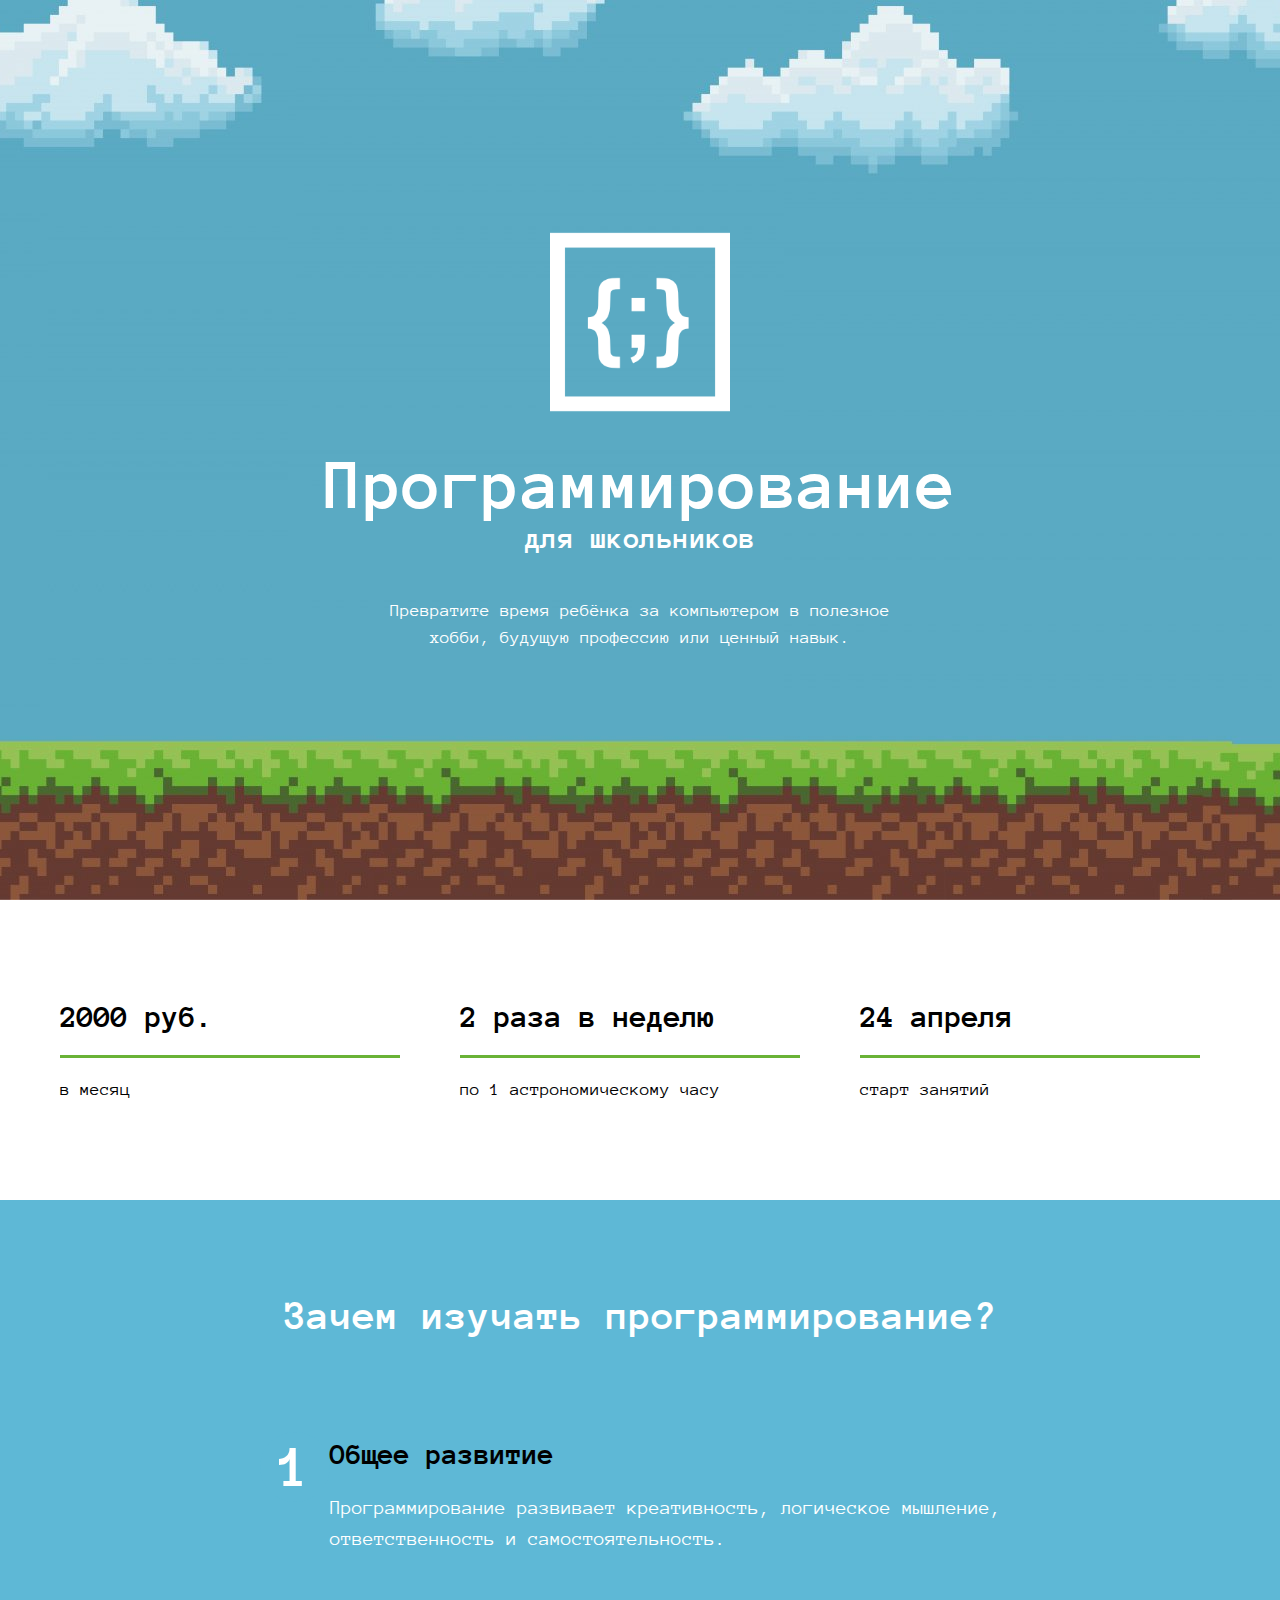
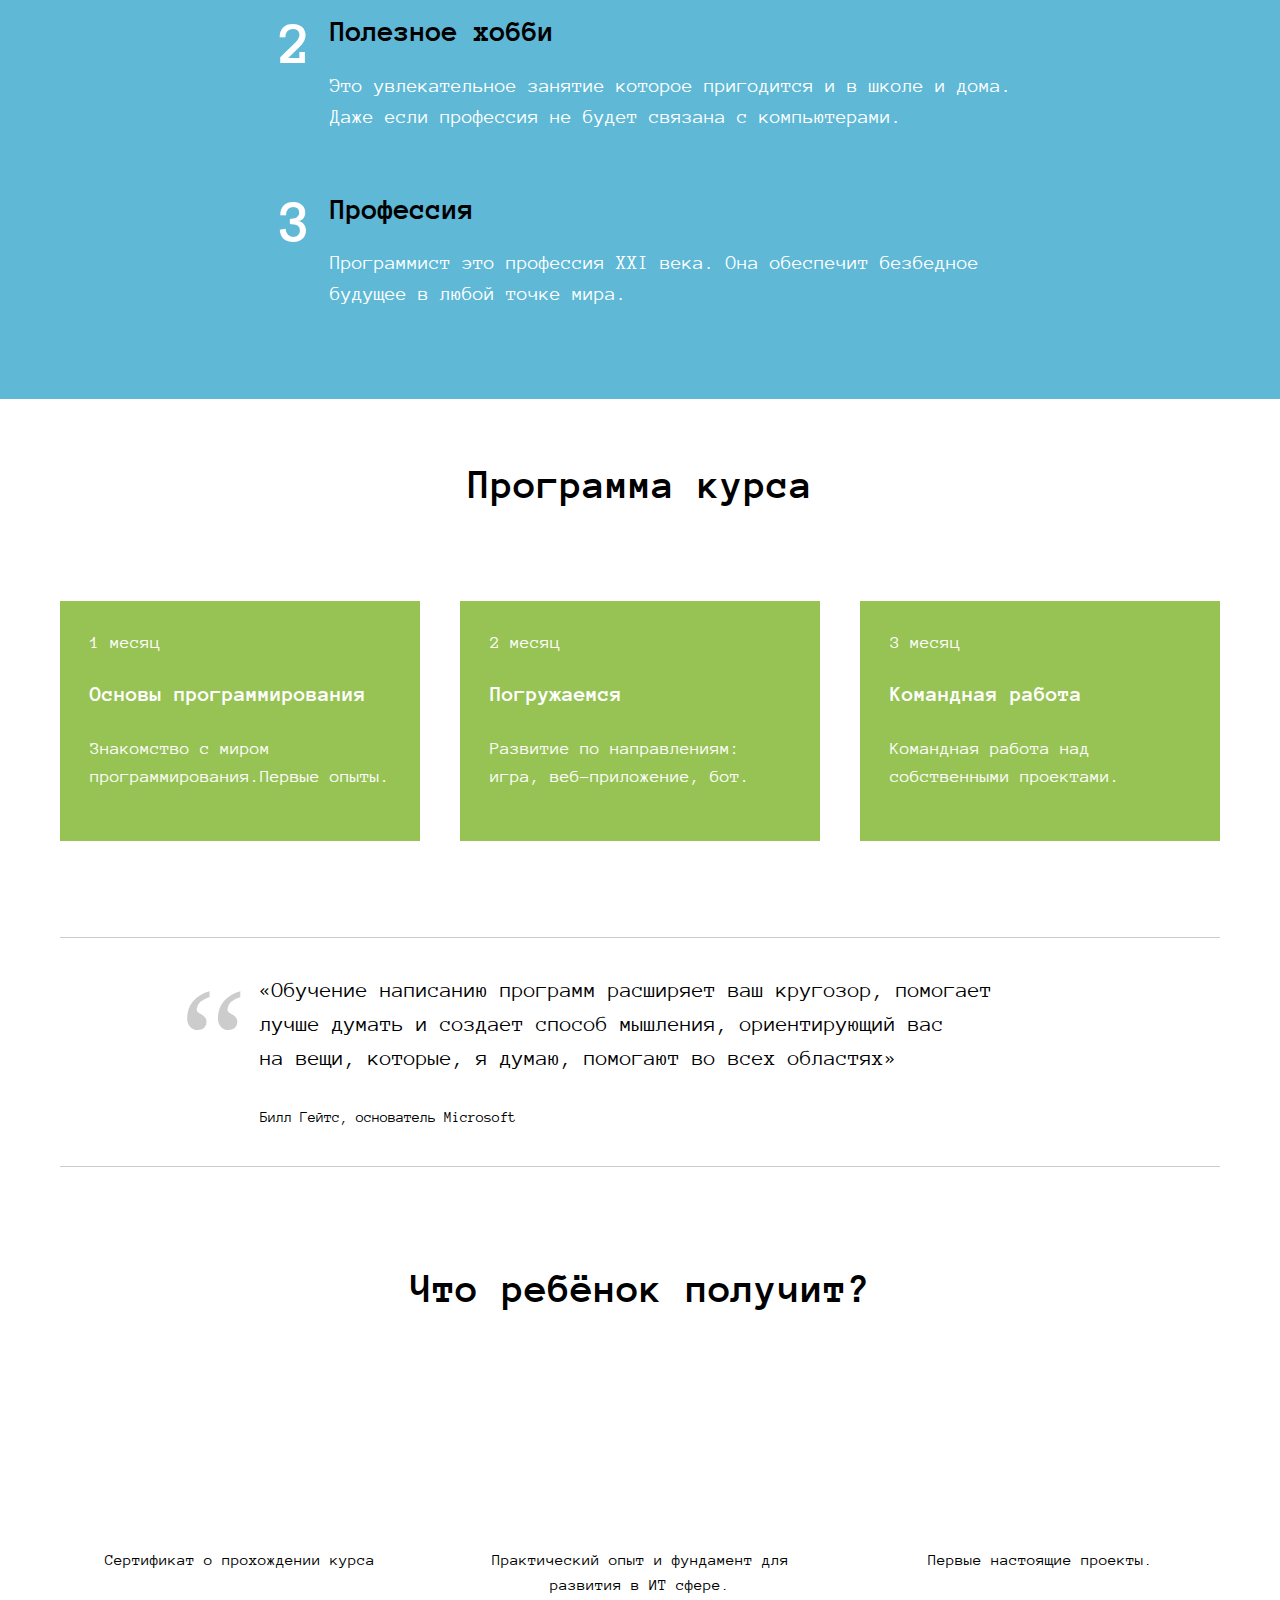
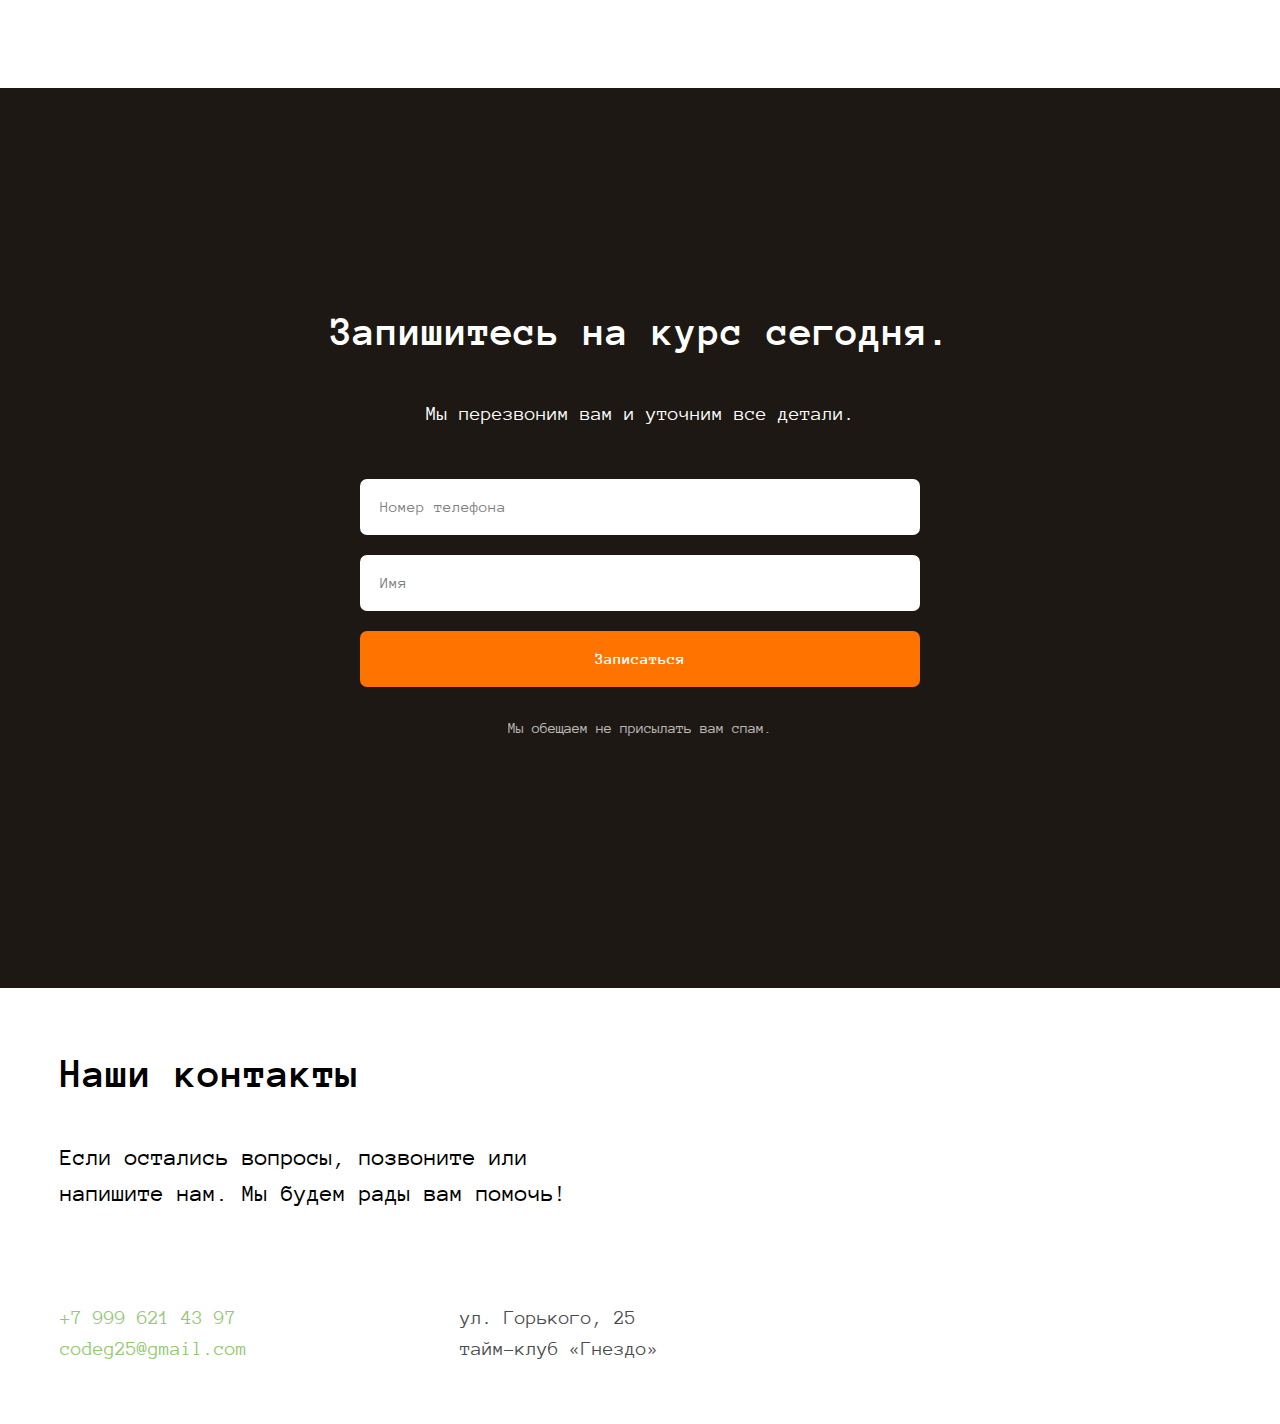
<file: index.html>
<!DOCTYPE html>
<html>

<head>
    <meta charset="utf-8" />
    <meta http-equiv="Content-Type" content="text/html; charset=utf-8" />
    <meta name="viewport" content="width=device-width, initial-scale=1.0" />
    <title>Программирование для школьников</title>
    <meta property="og:url" content="http://code25.ru/" />
    <meta property="og:title" content="Программирование для школьников" />
    <meta property="og:description" content="" />
    <meta property="og:type" content="website" />
    <meta property="og:image" content="images/tild6538-6461-4532-b036-313239636165__04.jpg" />
    <meta property="fb:app_id" content="257953674358265" />
    <meta name="format-detection" content="telephone=no" />
    <link rel="canonical" href="">
    <link rel="shortcut icon" href="images/tildafavicon.png" type="image/x-icon" />
    <!-- Assets -->
    <link rel="stylesheet" href="css/tilda-grid-3.0.min.css" type="text/css" media="all" />
    <link rel="stylesheet" href="css/tilda-blocks-2.11.css?t=1492091590" type="text/css" media="all" />
    <link rel="stylesheet" href="https://fonts.googleapis.com/css?family=Anonymous+Pro" type="text/css" />
    <script src="js/jquery-1.10.2.min.js"></script>
    <script src="js/tilda-scripts-2.8.min.js"></script>
    <script src="js/tilda-blocks-2.6.js?t=1492091590"></script>
    <script src="js/tilda-forms-1.0.min.js"></script>
    <script src="js/lazyload-1.3.min.js"></script>
</head>

<body class="t-body" style="margin:0;">
    <!--allrecords-->
    <div id="allrecords" class="t-records" data-hook="blocks-collection-content-node" data-tilda-project-id="202092" data-tilda-page-id="770185">
        <div id="rec17521092" class="r" style=" " data-animationappear="off" data-record-type="244">
            <!-- cover -->
            <div class="t-cover" id="recorddiv17521092" bgimgfield="img" style="height:100vh; background-image:url('images/tild6538-6461-4532-b036-313239636165__-__resize__20x__04.jpg');">
                <div class="t-cover__carrier" id="coverCarry17521092" data-content-cover-id="17521092" data-content-cover-bg="images/tild6538-6461-4532-b036-313239636165__04.jpg" data-content-cover-height="100vh" data-content-cover-parallax="dynamic" style="background-image:url('');height:100vh;background-attachment:scroll; "></div>
                <div class="t-cover__filter" style="height:100vh;background-image: -moz-linear-gradient(top, rgba(0,0,0,0.0), rgba(0,0,0,0.0));background-image: -webkit-linear-gradient(top, rgba(0,0,0,0.0), rgba(0,0,0,0.0));background-image: -o-linear-gradient(top, rgba(0,0,0,0.0), rgba(0,0,0,0.0));background-image: -ms-linear-gradient(top, rgba(0,0,0,0.0), rgba(0,0,0,0.0));background-image: linear-gradient(top, rgba(0,0,0,0.0), rgba(0,0,0,0.0));filter: progid:DXImageTransform.Microsoft.gradient(startColorStr='#fe000000', endColorstr='#fe000000');"></div>
                <div class="t-container">
                    <div class="t-col t-col_12 ">
                        <div class="t-cover__wrapper t-valign_middle" style="height:100vh;">
                            <div class="t216 t-align_center">
                                <div data-hook-content="covercontent">
                                    <div class="t216__wrapper">
                                        <div class="t216__blocklogo "><img src="images/tild3439-3862-4533-a331-383766396365__-__empty__customcss1.png" data-original="images/tild3439-3862-4533-a331-383766396365__customcss1.png" data-tu-max-width="800" data-tu-max-height="800" style="max-width: 180px; width: 100%; height: auto;" class="t216__logo t-img" imgfield="img2" data-hook-clogo="coverlogo"></div>
                                        <div class="t216__title t-title t-title_xl " style="" field="title">
                                            <div style="line-height:40px;" data-customstyle="yes"><span style="font-size: 72px;"><span data-redactor-style="font-family:'Anonymous Pro';" style="font-family:'Anonymous Pro';">Программирование</span></span>
                                                <br /><span style="font-size: 30px;">для школьников</span></div>
                                        </div>
                                        <div class="t216__descr t-descr t-descr_xl t216__descr_center " style="" field="descr">
                                            <div style="font-size:18px;" data-customstyle="yes">Превратите время ребёнка за компьютером в полезное
                                                <br />хобби, будущую профессию или ценный навык.</div>
                                        </div> <span class="space"></span> </div>
                                </div>
                            </div>
                        </div>
                    </div>
                </div>
            </div>
        </div>
        <div id="rec17522296" class="r" style="padding-top:90px;padding-bottom:90px; " data-record-type="495">
            <!-- t495 -->
            <div class="t495">
                <div class="t495__container t-container">
                    <div class="t-row">
                        <div class="t495__col t-col t-col_4 t-item ">
                            <div class="t-heading t-heading_lg" style="" field="title">2000 руб.</div>
                            <div class="t495__line" style="background-color: #69b236; "></div>
                            <div class="t-descr t-descr_sm" style="" field="descr">в месяц</div>
                        </div>
                        <div class="t495__col t-col t-col_4 t-item ">
                            <div class="t-heading t-heading_lg" style="" field="title2">2 раза в неделю</div>
                            <div class="t495__line" style="background-color: #69b236; "></div>
                            <div class="t-descr t-descr_sm" style="" field="descr2">по 1 астрономическому часу
                                <br />
                            </div>
                        </div>
                        <div class="t495__col t-col t-col_4 t-item ">
                            <div class="t-heading t-heading_lg" style="" field="title3">24 апреля</div>
                            <div class="t495__line" style="background-color: #69b236; "></div>
                            <div class="t-descr t-descr_sm" style="" field="descr3">старт занятий</div>
                        </div>
                    </div>
                </div>
            </div>
        </div>
        <div id="rec17523910" class="r" style="padding-top:90px;padding-bottom:90px;background-color:#5eb8d6; " data-record-type="510" data-bg-color="#5eb8d6">
            <!-- t510 -->
            <div class="t510">
                <div class="t-section__container t-container">
                    <div class="t-col t-col_12">
                        <div class="t-section__topwrapper t-align_center">
                            <div class="t-section__title t-title t-title_xs " field="btitle">
                                <div style="color:#ffffff;" data-customstyle="yes">Зачем изучать программирование?
                                    <br />
                                </div>
                            </div>
                        </div>
                    </div>
                </div>
                <div class="t-container">
                    <div class="t-col t-col_8 t-prefix_2 t-item ">
                        <div class="t-cell t-valign_top">
                            <div class="t510__circle t-heading t-valign_top" style="background-color:#5eb8d6; color:#ffffff;; border: 0px solid #000; width:70px; height:70px; line-height:70px; font-size:60px; font-weight:600;">1</div>
                        </div>
                        <div class="t510__textwrapper t-cell t-valign_top" style="padding-left:0px;">
                            <div class="t-name t-name_md t510__bottommargin" style="color:#000000;font-size:30px;line-height:1.55;padding-bottom:0px;" field="li_title__1476966581869"><span style="font-weight: 600;">Общее развитие</span></div>
                            <div class="t-descr t-descr_sm" style="color:#ffffff;font-size:20px;padding-top:0px;padding-bottom:0px;" field="li_descr__1476966581869">Программирование развивает креативность, логическое мышление,
                                <br />ответственность и самостоятельность.</div>
                        </div>
                    </div>
                    <div class="t-clear t510__separator" style=""></div>
                    <div class="t-col t-col_8 t-prefix_2 t-item ">
                        <div class="t-cell t-valign_top">
                            <div class="t510__circle t-heading t-valign_top" style="background-color:#5eb8d6; color:#ffffff;; border: 0px solid #000; width:70px; height:70px; line-height:70px; font-size:60px; font-weight:600;">2</div>
                        </div>
                        <div class="t510__textwrapper t-cell t-valign_top" style="padding-left:0px;">
                            <div class="t-name t-name_md t510__bottommargin" style="color:#000000;font-size:30px;line-height:1.55;padding-bottom:0px;" field="li_title__1476966593578">Полезное хобби</div>
                            <div class="t-descr t-descr_sm" style="color:#ffffff;font-size:20px;padding-top:0px;padding-bottom:0px;" field="li_descr__1476966593578">Это увлекательное занятие которое пригодится и в школе и дома.
                                <br />Даже если профессия не будет связана с компьютерами.</div>
                        </div>
                    </div>
                    <div class="t-clear t510__separator" style=""></div>
                    <div class="t-col t-col_8 t-prefix_2 t-item ">
                        <div class="t-cell t-valign_top">
                            <div class="t510__circle t-heading t-valign_top" style="background-color:#5eb8d6; color:#ffffff;; border: 0px solid #000; width:70px; height:70px; line-height:70px; font-size:60px; font-weight:600;">3</div>
                        </div>
                        <div class="t510__textwrapper t-cell t-valign_top" style="padding-left:0px;">
                            <div class="t-name t-name_md t510__bottommargin" style="color:#000000;font-size:30px;line-height:1.55;padding-bottom:0px;" field="li_title__1476966597622">Профессия</div>
                            <div class="t-descr t-descr_sm" style="color:#ffffff;font-size:20px;padding-top:0px;padding-bottom:0px;" field="li_descr__1476966597622">Программист это профессия XXI века. Она обеспечит безбедное
                                <br />будущее в любой точке мира.
                                <br />
                            </div>
                        </div>
                    </div>
                </div>
            </div>
        </div>
        <div id="rec17524118" class="r" style="padding-top:60px;padding-bottom:60px;background-color:#ffffff; " data-record-type="517" data-bg-color="#ffffff">
            <!-- T517 -->
            <div class="t517">
                <div class="t-section__container t-container">
                    <div class="t-col t-col_12">
                        <div class="t-section__topwrapper t-align_center">
                            <div class="t-section__title t-title t-title_xs " field="btitle">Программа курса</div>
                        </div>
                    </div>
                </div>
                <div class="t-container">
                    <div class="t517__row ">
                        <div class="t517__col t-col t-col_4">
                            <div class="t517__innercol" style="background-color:#97c355; ">
                                <div class="t517__col-wrapper">
                                    <div class="t517__sectioninfowrapper">
                                        <div class="t-name t-name_sm t517__bottommargin" style="color:#ffffff;" field="li_time__1477264508360"><span style="font-weight: 300;">1 месяц</span></div>
                                        <div class="t-name t-name_lg t517__bottommargin" style="color:#ffffff;" field="li_title__1477264508360">Основы программирования</div>
                                        <div class="t-text t-text_sm" style="color:#ffffff;" field="li_text__1477264508360">Знакомство с миром программирования.Первые опыты.</div>
                                    </div>
                                </div>
                            </div>
                        </div>
                        <div class="t517__col t-col t-col_4">
                            <div class="t517__innercol" style="background-color:#97c355; ">
                                <div class="t517__col-wrapper">
                                    <div class="t517__sectioninfowrapper">
                                        <div class="t-name t-name_sm t517__bottommargin" style="color:#ffffff;" field="li_time__1477264516069"><span style="font-weight: 300;">2 месяц</span></div>
                                        <div class="t-name t-name_lg t517__bottommargin" style="color:#ffffff;" field="li_title__1477264516069">Погружаемся</div>
                                        <div class="t-text t-text_sm" style="color:#ffffff;" field="li_text__1477264516069">Развитие по направлениям: игра, веб-приложение, бот.</div>
                                    </div>
                                </div>
                            </div>
                        </div>
                        <div class="t517__col t-col t-col_4">
                            <div class="t517__innercol" style="background-color:#97c355; ">
                                <div class="t517__col-wrapper">
                                    <div class="t517__sectioninfowrapper">
                                        <div class="t-name t-name_sm t517__bottommargin" style="color:#ffffff;" field="li_time__1477265741974"><span style="font-weight: 300;">3 месяц</span></div>
                                        <div class="t-name t-name_lg t517__bottommargin" style="color:#ffffff;" field="li_title__1477265741974">Командная работа</div>
                                        <div class="t-text t-text_sm" style="color:#ffffff;" field="li_text__1477265741974">Командная работа над собственными проектами.</div>
                                    </div>
                                </div>
                            </div>
                        </div>
                    </div>
                </div>
            </div>
            <script type="text/javascript">
                $(document).ready(function() {
                    t517_unifyHeights('17524118');
                });
                var t517__doResize;
                $(window).resize(function() {
                    clearTimeout(t517__doResize);
                    t517__doResize = setTimeout(function() {
                        t517_unifyHeights('17524118');
                    }, 200);
                });
                $(window).load(function() {
                    t517_unifyHeights('17524118');
                });
                $('.t517').bind('displayChanged', function() {
                    t517_unifyHeights('17524118');
                });
            </script>
        </div>
        <div id="rec17525040" class="r" style="padding-top:0px;padding-bottom:0px; " data-animationappear="off" data-record-type="126">
            <!-- T118 -->
            <div class="t118">
                <div class="t-container">
                    <div class="t-col t-col_12 ">
                        <hr class="t118__line" style="background-color:#000000;opacity:0.2;"> </div>
                </div>
            </div>
        </div>
        <div id="rec17524513" class="r" style="padding-top:0px;padding-bottom:0px; " data-animationappear="off" data-record-type="273">
            <!-- t254 -->
            <div class="t254">
                <div class="t-container">
                    <div class="t-row">
                        <div class="t-col t-col_8 t-prefix_2">
                            <div class="t254__wrapper">
                                <div class="t254__icon" style="color: #cccccc;">“</div>
                                <div class="t254__text t-text t-text_lg" field="text"><strong><span data-redactor-tag="span" style="font-weight: 300;">«Обучение написанию программ расширяет ваш кругозор, помогает лучше думать и создает способ мышления, ориентирующий вас<br />на вещи, которые, я думаю, помогают во всех областях»</span></strong></div>
                                <div class="t254__author t-text t-text_xs" field="authorname">Билл Гейтс, основатель Microsoft</div>
                            </div>
                        </div>
                    </div>
                </div>
            </div>
        </div>
        <div id="rec17525074" class="r" style="padding-top:0px;padding-bottom:0px; " data-animationappear="off" data-record-type="126">
            <!-- T118 -->
            <div class="t118">
                <div class="t-container">
                    <div class="t-col t-col_12 ">
                        <hr class="t118__line" style="background-color:#000000;opacity:0.2;"> </div>
                </div>
            </div>
        </div>
        <div id="rec17524550" class="r" style="padding-top:60px;padding-bottom:90px; " data-animationappear="off" data-record-type="490">
            <!-- t490 -->
            <div class="t490">
                <div class="t-section__container t-container">
                    <div class="t-col t-col_12">
                        <div class="t-section__topwrapper t-align_center">
                            <div class="t-section__title t-title t-title_xs " field="btitle">Что ребёнок получит?</div>
                        </div>
                    </div>
                </div>
                <div class="t-container">
                    <div class="t490__col t-col t-col_4 t-align_center t-item "> <img src="images/tild6534-3930-4531-b439-343464353733__-__empty__2.png" data-original="images/tild6534-3930-4531-b439-343464353733__2.png" class="t490__img t-img" imgfield="li_img__1476968690512" />
                        <div class="t490__wrappercenter ">
                            <div class="t-descr t-descr_xs" style="" field="li_descr__1476968690512">Сертификат о прохождении курса</div>
                        </div>
                    </div>
                    <div class="t490__col t-col t-col_4 t-align_center t-item "> <img src="images/tild3065-6164-4130-b064-383864663964__-__empty__3.png" data-original="images/tild3065-6164-4130-b064-383864663964__3.png" class="t490__img t-img" imgfield="li_img__1476968700508" />
                        <div class="t490__wrappercenter ">
                            <div class="t-descr t-descr_xs" style="" field="li_descr__1476968700508">Практический опыт и фундамент для развития в ИТ сфере.</div>
                        </div>
                    </div>
                    <div class="t490__col t-col t-col_4 t-align_center t-item "> <img src="images/tild6362-6639-4435-b363-336666383663__-__empty__1.png" data-original="images/tild6362-6639-4435-b363-336666383663__1.png" class="t490__img t-img" imgfield="li_img__1476968722790" />
                        <div class="t490__wrappercenter ">
                            <div class="t-descr t-descr_xs" style="" field="li_descr__1476968722790">Первые настоящие проекты.</div>
                        </div>
                    </div>
                </div>
            </div>
        </div>
        <div id="rec17524577" class="r" style=" " data-animationappear="off" data-record-type="307">
            <!-- t278 -->
            <!-- cover -->
            <div class="t-cover" id="recorddiv17524577" bgimgfield="img" style="height:100vh; background-image:url('images/tild3134-3832-4538-b333-623863663165__-__resize__20x__cover01.jpg');">
                <div class="t-cover__carrier" id="coverCarry17524577" data-content-cover-id="17524577" data-content-cover-bg="images/tild3134-3832-4538-b333-623863663165__cover01.jpg" data-content-cover-height="100vh" data-content-cover-parallax="" style="background-image:url('');height:100vh;background-attachment:scroll; "></div>
                <div class="t-cover__filter" style="height:100vh;background-color:#29221c;filter: alpha(opacity:70); KHTMLOpacity: 0.70; MozOpacity: 0.70; opacity: 0.70;"></div>
                <div class="t278">
                    <div class="t-container ">
                        <div class="t-width t-width_8 t278__mainblock">
                            <div class="t-cover__wrapper t-valign_middle" style="height:100vh;">
                                <div class="t278__mainwrapper" data-hook-content="covercontent">
                                    <div class="t278__title t-title t-title_xs" field="title">Запишитесь на курс сегодня.</div>
                                    <div class="t278__descr t-descr t-descr_md" field="descr">Мы перезвоним вам и уточним все детали.</div>
                                    <form id="form17524577" name='form17524577' role="form" action='https://forms.tildacdn.com/procces/' method='POST' data-formactiontype="2" data-inputbox=".t278__blockinput" class="js-form-proccess">
                                        <input type="hidden" name="formservices[]" value="d16ceb67d13da95ee4d85739a63fd7d4" class="js-formaction-services">
                                        <div style="position: absolute; left: -5000px;">
                                            <input type="text" name="tspecomment" tabindex="-1" value="">
                                        </div>
                                        <div class="t278__input-mainblock t-width t-width_6">
                                            <div class="t278__allert-wrapper">
                                                <div class="t278__blockinput-success js-successbox" style="display:none;">
                                                    <div class="t278__success-icon">
                                                        <svg width="50px" height="50px" viewBox="0 0 50 50">
                                                            <g stroke="none" stroke-width="1" fill="none" fill-rule="evenodd">
                                                                <g fill="#FFFFFF">
                                                                    <path d="M25.0982353,49.2829412 C11.5294118,49.2829412 0.490588235,38.2435294 0.490588235,24.6752941 C0.490588235,11.1064706 11.53,0.0670588235 25.0982353,0.0670588235 C38.6664706,0.0670588235 49.7058824,11.1064706 49.7058824,24.6752941 C49.7058824,38.2441176 38.6664706,49.2829412 25.0982353,49.2829412 L25.0982353,49.2829412 Z M25.0982353,1.83176471 C12.5023529,1.83176471 2.25529412,12.0794118 2.25529412,24.6752941 C2.25529412,37.2705882 12.5023529,47.5182353 25.0982353,47.5182353 C37.6941176,47.5182353 47.9411765,37.2705882 47.9411765,24.6752941 C47.9411765,12.0794118 37.6941176,1.83176471 25.0982353,1.83176471 L25.0982353,1.83176471 Z"></path>
                                                                    <path d="M22.8435294,30.5305882 L18.3958824,26.0829412 C18.0511765,25.7382353 18.0511765,25.18 18.3958824,24.8352941 C18.7405882,24.4905882 19.2988235,24.4905882 19.6435294,24.8352941 L22.8429412,28.0347059 L31.7282353,19.1488235 C32.0729412,18.8041176 32.6311765,18.8041176 32.9758824,19.1488235 C33.3205882,19.4935294 33.3205882,20.0517647 32.9758824,20.3964706 L22.8435294,30.5305882 L22.8435294,30.5305882 Z"></path>
                                                                </g>
                                                            </g>
                                                        </svg>
                                                    </div>
                                                    <div class="t278__success-message t-descr t-descr_lg">Данные успешно отправлены. Спасибо!</div>
                                                </div>
                                            </div>
                                            <div class="t278__wrapper">
                                                <div class="t278__blockinput">
                                                    <input type="text" name="phone" class="t278__input t-input js-tilda-rule " value="" placeholder="Номер телефона" data-tilda-rule="phone" style="color:#000000; background-color:#ffffff; border-radius: 7px; -moz-border-radius: 7px; -webkit-border-radius: 7px;"> </div>
                                                <div class="t278__blockinput">
                                                    <input type="text" name="name" class="t278__input t-input js-tilda-rule " value="" placeholder="Имя" data-tilda-rule="none" style="color:#000000; background-color:#ffffff; border-radius: 7px; -moz-border-radius: 7px; -webkit-border-radius: 7px;"> </div>
                                                <div class="t278__blockinput-errorbox js-errorbox-all" style="display:none;">
                                                    <div class="t278__blockinput-errors-text t-descr t-descr_xs">
                                                        <p class="t278__blockinput-errors-item js-rule-error js-rule-error-all"></p>
                                                        <p class="t278__blockinput-errors-item js-rule-error js-rule-error-req">Required field</p>
                                                        <p class="t278__blockinput-errors-item js-rule-error js-rule-error-email">Please correct e-mail address</p>
                                                        <p class="t278__blockinput-errors-item js-rule-error js-rule-error-name">Name Wrong. Correct please</p>
                                                        <p class="t278__blockinput-errors-item js-rule-error js-rule-error-phone">Please correct phone number</p>
                                                        <p class="t278__blockinput-errors-item js-rule-error js-rule-error-string">Please enter letter, number or punctuation symbols.</p>
                                                    </div>
                                                </div>
                                                <div class="t278__blockbutton">
                                                    <button type="submit" class="t-submit" style="color:#ffffff;background-color:#ff7300;border-radius:7px; -moz-border-radius:7px; -webkit-border-radius:7px;">Записаться</button>
                                                </div>
                                            </div>
                                        </div>
                                    </form>
                                    <div class="t278__text t-text t-text_xs" field="text">Мы обещаем не присылать вам спам.</div>
                                </div>
                            </div>
                        </div>
                    </div>
                </div>
                <style>
                    #rec17524577 input::-webkit-input-placeholder {
                        color: #000000;
                        opacity: 0.5;
                    }
                    
                    #rec17524577 input::-moz-placeholder {
                        color: #000000;
                        opacity: 0.5;
                    }
                    
                    #rec17524577 input:-moz-placeholder {
                        color: #000000;
                        opacity: 0.5;
                    }
                    
                    #rec17524577 input:-ms-input-placeholder {
                        color: #000000;
                        opacity: 0.5;
                    }
                    
                    #rec17524577 textarea::-webkit-input-placeholder {
                        color: #000000;
                        opacity: 0.5;
                    }
                    
                    #rec17524577 textarea::-moz-placeholder {
                        color: #000000;
                        opacity: 0.5;
                    }
                    
                    #rec17524577 textarea:-moz-placeholder {
                        color: #000000;
                        opacity: 0.5;
                    }
                    
                    #rec17524577 textarea:-ms-input-placeholder {
                        color: #000000;
                        opacity: 0.5;
                    }
                </style>
            </div>
        </div>
        <div id="rec17524624" class="r" style="padding-top:60px;padding-bottom:60px; " data-animationappear="off" data-record-type="562">
            <!-- t562 -->
            <div class="t562">
                <div class="t-section__container t-container">
                    <div class="t-col t-col_12">
                        <div class="t-section__topwrapper t-align_left">
                            <div class="t-section__title t-title t-title_xs " field="btitle">Наши контакты</div>
                            <div class="t-section__descr t-descr t-descr_xl " field="bdescr">Если остались вопросы, позвоните или напишите нам. Мы будем рады вам помочь!</div>
                        </div>
                    </div>
                </div>
                <div class="t-container">
                    <div class="t562__col t-col t-col_4">
                        <div class="t562__col-wrapper_first t562__col-wrapper">
                            <div class="t562__text t-text t-text_md" style="" field="descr">
                                <div style="color:#69b236;" data-customstyle="yes">+7 999 621 43 97
                                    <br />codeg25@gmail.com</div>
                            </div>
                        </div>
                    </div>
                    <div class="t562__col t-col t-col_4">
                        <div class=" t562__col-wrapper">
                            <div class="t562__text t-text t-text_md" style="" field="descr2">ул. Горького, 25
                                <br />тайм-клуб «Гнездо»</div>
                        </div>
                    </div>
                </div>
            </div>
        </div>
    </div>
    <!--/allrecords-->
    <!-- Stat -->
    <!-- Yandex.Metrika counter 44182204 -->
    <script type="text/javascript">
        (function(d, w, c) {
            (w[c] = w[c] || []).push(function() {
                try {
                    w.yaCounter44182204 = new Ya.Metrika({
                        id: 44182204,
                        webvisor: true,
                        clickmap: true,
                        trackLinks: true,
                        accurateTrackBounce: true
                    });
                    w.mainMetrika = 'yaCounter44182204';
                } catch (e) {}
            });
            var n = d.getElementsByTagName("script")[0],
                s = d.createElement("script"),
                f = function() {
                    n.parentNode.insertBefore(s, n);
                };
            s.type = "text/javascript";
            s.async = true;
            s.src = "https://mc.yandex.ru/metrika/watch.js";
            if (w.opera == "[object Opera]") {
                d.addEventListener("DOMContentLoaded", f, false);
            } else {
                f();
            }
        })(document, window, "yandex_metrika_callbacks");
    </script>
    <noscript>
        <div><img src="https://mc.yandex.ru/watch/44182204" style="position:absolute; left:-9999px;" alt="" /></div>
    </noscript>
    <!-- /Yandex.Metrika counter -->
    <script>
        (function(i, s, o, g, r, a, m) {
            i['GoogleAnalyticsObject'] = r;
            i[r] = i[r] || function() {
                (i[r].q = i[r].q || []).push(arguments)
            }, i[r].l = 1 * new Date();
            a = s.createElement(o), m = s.getElementsByTagName(o)[0];
            a.async = 1;
            a.src = g;
            m.parentNode.insertBefore(a, m)
        })(window, document, 'script', 'https://www.google-analytics.com/analytics.js', 'ga');
        ga('create', 'UA-56589716-2', 'auto', {
            'name': 'tilda'
        });
        ga('tilda.send', 'pageview');
        if (!window.mainTracker) {
            window.mainTracker = 'tilda';
        }
    </script>
</body>

</html>
</file>
<file: css/tilda-blocks-2.11.css>
.t-body{margin:0}#allrecords{-webkit-font-smoothing:antialiased;background-color:none}#allrecords a{color:#ff8562;text-decoration:none}#allrecords a[href^=tel]{color:inherit;text-decoration:none}#allrecords ol{padding-left:22px}#allrecords ul{padding-left:20px}@media print{body,html{min-width:1200px;max-width:1200px;padding:0;margin:0 auto;border:none}}.t-text{font-family:'Anonymous Pro',serif;font-weight:300;color:#000}.t-text_xs{font-size:15px;line-height:1.55}.t-text_sm{font-size:18px;line-height:1.55}.t-text_md{font-size:20px;line-height:1.55}.t-text_lg{font-size:22px;line-height:1.55}.t-text_weight_plus{font-weight:400}.t-text-impact{font-family:'Anonymous Pro',serif;font-weight:300;color:#000}.t-text-impact_xs{font-size:26px;line-height:1.5}.t-text-impact_sm{font-size:32px;line-height:1.35}.t-text-impact_md{font-size:38px;line-height:1.35}.t-text-impact_lg{font-size:42px;line-height:1.23}.t-name{font-family:'Anonymous Pro',sans-serif;font-weight:600;color:#000}.t-name_xs{font-size:16px;line-height:1.35}.t-name_sm{font-size:18px;line-height:1.35}.t-name_md{font-size:20px;line-height:1.35}.t-name_lg{font-size:22px;line-height:1.35}.t-name_xl{font-size:24px;line-height:1.35}.t-heading{font-family:'Anonymous Pro',sans-serif;font-weight:600;color:#000}.t-heading_xs{font-size:26px;line-height:1.23}.t-heading_sm{font-size:28px;line-height:1.17}.t-heading_md{font-size:30px;line-height:1.17}.t-heading_lg{font-size:32px;line-height:1.17}.t-title{font-family:'Anonymous Pro',sans-serif;font-weight:600;color:#000}.t-title_xxs{font-size:36px;line-height:1.23}.t-title_xs{font-size:42px;line-height:1.23}.t-title_sm{font-size:48px;line-height:1.23}.t-title_md{font-size:52px;line-height:1.23}.t-title_lg{font-size:64px;line-height:1.23}.t-title_xl{font-size:72px;line-height:1.17}.t-title_xxl{font-size:82px;line-height:1.17}.t-descr{font-family:'Anonymous Pro',sans-serif;font-weight:300;color:#000}.t-descr_xxs{font-size:14px;line-height:1.55}.t-descr_xs{font-size:16px;line-height:1.55}.t-descr_sm{font-size:18px;line-height:1.55}.t-descr_md{font-size:20px;line-height:1.55}.t-descr_lg{font-size:22px;line-height:1.55}.t-descr_xl{font-size:24px;line-height:1.5}.t-descr_xxl{font-size:26px;line-height:1.45}.t-descr_xxxl{font-size:30px;line-height:1.45;letter-spacing:.45}.t-uptitle{font-family:'Anonymous Pro',sans-serif;font-weight:600;color:#000;letter-spacing:2.5px}.t-uptitle_xs{font-size:12px}.t-uptitle_sm{font-size:14px}.t-uptitle_md{font-size:16px}.t-uptitle_lg{font-size:18px}.t-uptitle_xl{font-size:20px;letter-spacing:2px}.t-uptitle_xxl{font-size:22px;letter-spacing:2px}.t-uptitle_xxxl{font-size:24px;letter-spacing:2px}@media screen and (max-width:1200px){.t-text_xs{font-size:14px}.t-text_sm{font-size:16px}.t-text_md{font-size:18px}.t-text_lg{font-size:20px}.t-text-impact_md{font-size:30px}.t-descr_xxs{font-size:12px}.t-descr_xs{font-size:14px}.t-descr_sm{font-size:16px}.t-descr_md{font-size:18px}.t-descr_lg{font-size:20px}.t-descr_xl{font-size:22px}.t-descr_xxl{font-size:22px}.t-descr_xxxl{font-size:26px}.t-uptitle_md{font-size:14px}.t-uptitle_lg{font-size:16px}.t-uptitle_xl{font-size:18px}.t-uptitle_xxl{font-size:20px}.t-uptitle_xxxl{font-size:22px}.t-title_xxs{font-size:32px}.t-title_xs{font-size:38px}.t-title_sm{font-size:44px}.t-title_md{font-size:48px}.t-title_lg{font-size:60px}.t-title_xl{font-size:68px}.t-title_xxl{font-size:78px}.t-name_xs{font-size:14px}.t-name_sm{font-size:16px}.t-name_md{font-size:18px}.t-name_lg{font-size:20px}.t-name_xl{font-size:22px}.t-heading_xs{font-size:24px}.t-heading_sm{font-size:26px}.t-heading_md{font-size:28px}.t-heading_lg{font-size:30px}}@media screen and (max-width:640px){.t-text_xs{font-size:12px;line-height:1.45}.t-text_sm{font-size:14px;line-height:1.45}.t-text_md{font-size:16px;line-height:1.45}.t-text_lg{font-size:18px;line-height:1.45}.t-text-impact_sm{font-size:22px}.t-text-impact_md{font-size:26px}.t-text-impact_lg{font-size:28px}.t-descr_xs{font-size:12px;line-height:1.45}.t-descr_sm{font-size:14px;line-height:1.45}.t-descr_md{font-size:16px;line-height:1.45}.t-descr_lg{font-size:18px;line-height:1.45}.t-descr_xl{font-size:20px;line-height:1.4}.t-descr_xxl{font-size:20px}.t-descr_xxxl{font-size:22px}.t-uptitle_xs{font-size:10px}.t-uptitle_sm{font-size:10px}.t-uptitle_md{font-size:12px}.t-uptitle_lg{font-size:14px}.t-uptitle_xl{font-size:16px}.t-uptitle_xxl{font-size:18px}.t-uptitle_xxxl{font-size:20px}.t-title_xxs{font-size:28px}.t-title_xs{font-size:30px}.t-title_sm{font-size:30px}.t-title_md{font-size:30px}.t-title_lg{font-size:30px}.t-title_xl{font-size:32px}.t-title_xxl{font-size:36px}.t-name_xs{font-size:12px}.t-name_sm{font-size:14px}.t-name_md{font-size:16px}.t-name_lg{font-size:18px}.t-name_xl{font-size:20px}.t-heading_xs{font-size:22px}.t-heading_sm{font-size:24px}.t-heading_md{font-size:24px}.t-heading_lg{font-size:26px}}@media screen and (max-width:480px){.t-title_xl{font-size:30px}.t-title_xxl{font-size:30px}}.t-records{-webkit-font_smoothing:antialiased;background-color:none}.t-records a{color:#ff8562;text-decoration:none}.t-records a[href^=tel]{color:inherit;text-decoration:none}.t-records ol{padding-left:22px;margin-top:0;margin-bottom:10px}.t-records ul{padding-left:20px;margin-top:0;margin-bottom:10px}.t-cover{height:700px;width:100%;-webkit-background-size:cover;-moz-background-size:cover;-o-background-size:cover;background-size:cover;background-color:#000;background-repeat:no-repeat;background-position:center center;text-align:center;vertical-align:middle;position:relative;background-attachment:fixed;overflow:hidden}.t-cover__carrier{height:700px;width:100%;background-size:cover;-webkit-background-size:cover;-moz-background-size:cover;-o-background-size:cover;background-repeat:no-repeat;background-position:center center;text-align:center;vertical-align:middle;position:relative;background-attachment:fixed}.t-cover__carrier.loading{opacity:0}.t-cover__carrier[data-content-cover-bg=""].loading{opacity:1!important}.t-cover__carrier.loaded{opacity:1;transition:opacity 400ms}@media screen and (max-device-width:1024px){.t-cover{background-attachment:scroll}.t-cover__carrier{background-attachment:scroll}}@media print{.t-cover{background-attachment:scroll}.t-cover__carrier{background-attachment:scroll}}.t-cover__filter{height:700px;width:100%;position:absolute;top:0;left:0}.t-cover .t-container,.t-cover .t-container_100,.t-cover .t-container_10,.t-cover .t-container_8{position:absolute;top:0;left:0;bottom:0;right:0}.t-cover__wrapper{height:700px;display:table-cell;width:1200px}.t-cover__wrapper span.space{display:inline-block;height:100%;width:1px}@media screen and (max-width:640px){.t-cover{height:400px;background-attachment:fixed}.t-cover__carrier{background-attachment:scroll!important;background-size:cover;background-position:center center}.t-cover__filter{height:400px}.t-cover__wrapper{height:400px}}@-webkit-keyframes t-arrow-bottom{0%{-moz-transform:translateY(0);-ms-transform:translateY(0);-webkit-transform:translateY(0);-o-transform:translateY(0);transform:translateY(0)}50%{-moz-transform:translateY(-7px);-ms-transform:translateY(-7px);-webkit-transform:translateY(-7px);-o-transform:translateY(-7px);transform:translateY(-7px)}55%{-moz-transform:translateY(-7px);-ms-transform:translateY(-7px);-webkit-transform:translateY(-7px);-o-transform:translateY(-7px);transform:translateY(-7px)}100%{-moz-transform:translateY(0);-ms-transform:translateY(0);-webkit-transform:translateY(0);-o-transform:translateY(0);transform:translateY(0)}}@keyframes t-arrow-bottom{0%{-moz-transform:translateY(0);-ms-transform:translateY(0);-webkit-transform:translateY(0);-o-transform:translateY(0);transform:translateY(0)}50%{-moz-transform:translateY(-7px);-ms-transform:translateY(-7px);-webkit-transform:translateY(-7px);-o-transform:translateY(-7px);transform:translateY(-7px)}55%{-moz-transform:translateY(-7px);-ms-transform:translateY(-7px);-webkit-transform:translateY(-7px);-o-transform:translateY(-7px);transform:translateY(-7px)}100%{-moz-transform:translateY(0);-ms-transform:translateY(0);-webkit-transform:translateY(0);-o-transform:translateY(0);transform:translateY(0)}}.t-cover__arrow-wrapper_animated{animation:t-arrow-bottom 1.7s infinite ease}.t-cover__arrow{position:absolute;z-index:9;bottom:40px;right:0;left:0;text-align:center}.t-cover__arrow-wrapper{display:inline-block;-webkit-transition:all ease-in-out 0.2s;-moz-transition:all ease-in-out 0.2s;-o-transition:all ease-in-out 0.2s;transition:all ease-in-out 0.2s;cursor:pointer}.t-cover__arrow-wrapper:hover{opacity:.7}.t-cover__arrow-svg{fill:#fff}@media screen and (max-width:640px){.t-cover__arrow_mobile{-moz-transform:scale(.7);-ms-transform:scale(.7);-webkit-transform:scale(.7);-o-transform:scale(.7);transform:scale(.7)}.t-cover__arrow{bottom:14px}}.t-btn{display:inline-block;font-family:'Anonymous Pro',sans-serif;height:60px;border:0 none;font-size:16px;padding-left:60px;padding-right:60px;text-align:center;white-space:nowrap;vertical-align:middle;font-weight:700;background-image:none;cursor:pointer;-webkit-appearance:none;-webkit-user-select:none;-moz-user-select:none;-ms-user-select:none;-o-user-select:none;user-select:none;-webkit-box-sizing:border-box;-moz-box-sizing:border-box;box-sizing:border-box}.t-btn td{vertical-align:middle}.t-btn_sending{opacity:.5}@media screen and (max-width:640px){.t-btn{white-space:normal;padding-left:30px;padding-right:30px}}.t-btn_sm{height:40px;font-size:14px;padding-left:30px;padding-right:30px}.t-btn_lg{height:60px;font-size:22px;padding-left:70px;padding-right:70px}.t-btn_xl{height:80px;font-size:26px;padding-left:80px;padding-right:80px}.t-btn_xxl{height:100px;font-size:30px;padding-left:90px;padding-right:90px}@media screen and (max-width:640px){.t-btn_lg{font-size:18px;padding-left:40px;padding-right:40px}.t-btn_xl{font-size:22px;padding-left:50px;padding-right:50px}.t-btn_xxl{font-size:26px;padding-left:60px;padding-right:60px}}.t-submit{font-family:'Anonymous Pro',sans-serif;text-align:center;height:60px;border:0 none;font-size:16px;padding-left:60px;padding-right:60px;-webkit-appearance:none;font-weight:700;white-space:nowrap;background-image:none;cursor:pointer;margin:0;-webkit-box-sizing:border-box;-moz-box-sizing:border-box;box-sizing:border-box;outline:none}.t-submit_sending{opacity:.5}@media screen and (max-width:640px){.t-submit{white-space:normal;padding-left:30px;padding-right:30px}}.t-input{margin:0;font-family:'Anonymous Pro',sans-serif;font-size:100%;height:60px;padding:0 20px;font-size:16px;line-height:1.33;width:100%;border:0 none;-webkit-box-sizing:border-box;-moz-box-sizing:border-box;box-sizing:border-box;outline:none}.t-input::-moz-focus-inner{padding:0;border:0}.t-input_bbonly{outline:none;padding-left:0!important;padding-right:0!important;border-top:0!important;border-right:0!important;border-left:0!important;background-color:transparent!important;border-radius:0!important}.t-btntext{font-family:'Anonymous Pro',sans-serif;color:#000;font-size:20px;line-height:1.55;font-weight:700;text-decoration:none;cursor:pointer}.t-btntext_sm{font-size:16px}.t-btntext_lg{font-size:24px}.t-uppercase.t-btntext{font-size:16px}.t-uppercase.t-btntext_sm{font-size:14px}.t-uppercase.t-btntext_lg{font-size:20px}.t-btntext:after{content:"→";font-family:Arial,Helvetica,sans-serif}@media screen and (max-width:640px){.t-btntext_lg{font-size:20px}}@media screen and (max-width:1200px){.t-screenmin-1200px{display:none}}@media screen and (max-width:980px){.t-screenmin-980px{display:none}}@media screen and (max-width:640px){.t-screenmin-640px{display:none}}@media screen and (max-width:480px){.t-screenmin-480px{display:none}}@media screen and (max-width:320px){.t-screenmin-320px{display:none}}@media screen and (min-width:321px){.t-screenmax-320px{display:none}}@media screen and (min-width:481px){.t-screenmax-480px{display:none}}@media screen and (min-width:641px){.t-screenmax-640px{display:none}}@media screen and (min-width:981px){.t-screenmax-980px{display:none}}@media screen and (min-width:1201px){.t-screenmax-1200px{display:none}}.t-hidden{display:none}.t-opacity_50{filter:alpha(opacity=50);KHTMLOpacity:.5;MozOpacity:.5;opacity:.5}.t-opacity_70{filter:alpha(opacity=70);KHTMLOpacity:.7;MozOpacity:.7;opacity:.7}.t-uppercase{text-transform:uppercase}.t-align_center{text-align:center}.t-align_left{text-align:left}.t-align_right{text-align:right}.t-margin_auto{margin-left:auto;margin-right:auto}.t-valign_middle{vertical-align:middle}.t-valign_top{vertical-align:top}.t-valign_bottom{vertical-align:bottom}.t-margin_left_auto{margin-right:0;margin-left:auto}.yashare-style .b-share-btn__facebook,.yashare-style .b-share-btn__twitter,.yashare-style .b-share-btn__vkontakte{background-color:transparent!important}.yashare-style .b-share__link{-webkit-border-radius:0px!important;border-radius:0px!important}.yashare-style-black-white .b-share-btn__wrap{background-color:#000!important;padding:5px!important}.yashare-style-transp-white .b-share-btn__wrap{padding:5px!important}.yashare-style-transp-white .b-share-counter{color:#fff;font-weight:700}.yashare-style-white-black .b-share-btn__wrap{background-color:#fff!important;padding:5px!important}.yashare-style-white-black .b-share-icon{background-image:url(//static.tildacdn.com/img/b-share_counter_large_white.png)!important}.yashare-style-transp-black .b-share-btn__wrap{padding:5px!important}.yashare-style-transp-black .b-share-icon{background-image:url(//static.tildacdn.com/img/b-share_counter_large_white.png)!important}.yashare-style-transp-black .b-share-counter{color:#000;font-weight:700}.ya-share2 ul{padding-left:0px!important}.carousel{position:relative}.carousel ol{padding-left:0px!important}.carousel-inner{position:relative;width:100%;overflow:hidden}.carousel-inner>.item{position:relative;display:none;-webkit-transition:0.6s ease-in-out left;transition:0.6s ease-in-out left}.carousel-inner>.item>img,.carousel-inner>.item>a>img{display:block;height:auto;line-height:1}.carousel-inner .widthauto{width:auto;max-width:100%;vertical-align:middle}.carousel-inner>.active,.carousel-inner>.next,.carousel-inner>.prev{display:block}.carousel-inner>.active{left:0}.carousel-inner>.next,.carousel-inner>.prev{position:absolute;top:0;width:100%}.carousel-inner>.next{left:100%}.carousel-inner>.prev{left:-100%}.carousel-inner>.next.left,.carousel-inner>.prev.right{left:0}.carousel-inner>.active.left{left:-100%}.carousel-inner>.active.right{left:100%}.carousel-control{position:absolute;top:0;bottom:0;left:0;width:15%;opacity:.2;filter:alpha(opacity=20)}.carousel-control.right{right:0;left:auto}.carousel-control .carousel-control-left{position:absolute;top:48%;z-index:5;display:inline-block;left:20%;height:34px;width:21px;background:url(//static.tildacdn.com/img/aboutSliderControls.png) no-repeat}.carousel-control .carousel-control-left-white{position:absolute;top:48%;z-index:5;display:inline-block;left:20%;height:34px;width:21px;background:url(//static.tildacdn.com/img/aboutSliderControls_white.png) no-repeat}.carousel-control .carousel-control-right{position:absolute;top:48%;z-index:5;display:inline-block;right:20%;height:34px;width:21px;background:url(//static.tildacdn.com/img/aboutSliderControls.png) no-repeat;background-position:left bottom}.carousel-control .carousel-control-right-white{position:absolute;top:48%;z-index:5;display:inline-block;right:20%;height:34px;width:21px;background:url(//static.tildacdn.com/img/aboutSliderControls_white.png) no-repeat;background-position:left bottom}.carousel-indicators{position:absolute;bottom:10px;left:50%;z-index:15;width:60%;padding-left:0;margin-left:-30%;text-align:center;list-style:none}.carousel-indicators.dotsbottom{bottom:-60px}.carousel-indicators li{display:inline-block;width:10px;height:10px;margin:1px;margin-left:5px;margin-right:5px;text-indent:-999px;cursor:pointer;background-color:#000;border:none;border-radius:10px}.carousel-indicators .active{width:10px;height:10px;margin:0;margin-left:4px;margin-right:4px;border:1px solid #000;border-radius:10px;background-color:transparent}.carousel-indicators li.white{background-color:#fff}.carousel-indicators li.white.active{border:1px solid #fff;border-radius:10px;background-color:transparent}.carousel-caption-imgs h6{font-family:'Anonymous Pro',serif;color:#000;font-weight:400;font-size:14px;line-height:28px;padding-top:28px;padding-bottom:0;text-align:center}.carousel-caption-imgs p{font-family:'Anonymous Pro',serif;color:#000;font-size:14px;line-height:28px;padding-top:14px;padding-bottom:14px;text-align:center}.carousel-title{font-family:'Anonymous Pro',sans-serif;color:#000;font-size:18px;line-height:28px;padding-top:36px;padding-bottom:14px;text-align:center}.carousel-descr{font-family:'Anonymous Pro',serif;color:#000;font-size:14px;line-height:28px;padding-top:14px;padding-bottom:14px;text-align:center}@media screen and (min-width:768px){.carousel-indicators{bottom:20px}}.clearfix:before,.clearfix:after{display:table;content:" "}.clearfix:after{clear:both}.center-block{display:block;margin-right:auto;margin-left:auto}@media screen and (max-width:960px){.carousel-control .carousel-control-left{left:10%}.carousel-control .carousel-control-left-white{left:10%}.carousel-control .carousel-control-right{right:10%}.carousel-control .carousel-control-right-white{right:10%}}.t-tildalabel{background-color:#000;color:#fff;width:100%;height:70px;font-family:Arial;font-size:14px}.t-tildalabel:hover .t-tildalabel__wrapper{opacity:1}.t-tildalabel_white{background-color:#fff;color:#000}.t-tildalabel_gray{background-color:#eee;color:#000}.t-tildalabel__wrapper{display:table;height:30px;width:270px;margin:0 auto;padding-top:20px;opacity:.4}.t-tildalabel__txtleft{display:table-cell;width:120px;height:30px;vertical-align:middle;text-align:right;padding-right:12px;font-weight:300;font-size:12px}.t-tildalabel__wrapimg{display:table-cell;width:30px;height:30px;vertical-align:middle}.t-tildalabel__img{width:30px;height:30px;vertical-align:middle}.t-tildalabel__txtright{display:table-cell;width:120px;height:30px;vertical-align:middle;padding-left:12px;font-weight:500;letter-spacing:2px}.t-tildalabel__link{color:#fff;text-decoration:none;vertical-align:middle}.t-tildalabel_white .t-tildalabel__link,.t-tildalabel_gray .t-tildalabel__link{color:#000}.t-carousel{position:relative}.t-carousel__inner{position:relative;overflow:hidden;margin:0 auto}.t-carousel__slides{position:relative}.t-carousel__inner>.t-carousel__item{position:relative;display:none;-webkit-transition:0 ease-in-out left;-moz-transition:0 ease-in-out left;-o-transition:0 ease-in-out left;transition:0 ease-in-out left}.t-carousel__inner>.t-carousel__item.t-carousel__animation_fast{-webkit-transition:.3s ease-in-out left;-moz-transition:.3s ease-in-out left;-o-transition:.3s ease-in-out left;transition:.3s ease-in-out left}.t-carousel__inner>.t-carousel__item.t-carousel__animation_slow{-webkit-transition:.6s ease-in-out left;-moz-transition:.6s ease-in-out left;-o-transition:.6s ease-in-out left;transition:.6s ease-in-out left}.t-carousel__item__wrapper{position:relative;margin:0 auto}.t-carousel__item__img{background-size:contain;background-repeat:no-repeat;background-position:center;position:absolute;top:0;right:0;bottom:0;left:0}.t-carousel_cover .t-carousel__item__img{background-size:cover}.t-carousel__inner>.active,.t-carousel__inner>.next,.t-carousel__inner>.prev{display:block}.t-carousel__inner>.active{left:0}.t-carousel__inner>.next,.t-carousel__inner>.prev{position:absolute;top:0;width:100%}.t-carousel__inner>.next{left:100%}.t-carousel__inner>.prev{left:-100%}.t-carousel__inner>.next.left,.t-carousel__inner>.prev.right{left:0}.t-carousel__inner>.active.left{left:-100%}.t-carousel__inner>.active.right{left:100%}.t-carousel__arrows__container{position:absolute;top:0;left:0;right:0;bottom:0;margin:0 auto;pointer-events:none;filter:progid:DXImageTransform.Microsoft.AlphaImageLoader(src='[data-uri]',sizingMethod='scale');background:none!important}.t-carousel__arrow_outsidesmall .t-carousel__arrow__wrapper_left{left:16px}.t-carousel__arrow_outsidesmall .t-carousel__arrow__wrapper_right{right:16px}.t-carousel__arrow_outsidemiddle .t-carousel__arrow__wrapper_left{left:20px}.t-carousel__arrow_outsidemiddle .t-carousel__arrow__wrapper_right{right:20px}.t-carousel__control{position:absolute;top:0;bottom:0;left:0;width:15%;-webkit-transition:all ease-in-out 0.3s;-moz-transition:all ease-in-out 0.3s;-o-transition:all ease-in-out 0.3s;transition:all ease-in-out 0.3s;pointer-events:auto}.t-carousel__control:hover{opacity:.6}.t-carousel__arrow{width:34px;height:34px;background:transparent;-moz-transform:rotate(45deg);-ms-transform:rotate(45deg);-webkit-transform:rotate(45deg);-o-transform:rotate(45deg);transform:rotate(45deg)}.t-carousel__arrow.t-carousel__arrow_small{width:20px;height:20px}.t-carousel__arrow.t-carousel__arrow_large{width:54px;height:54px}.t-carousel__arrow__wrapper{-moz-transform:translateY(-50%);-ms-transform:translateY(-50%);-webkit-transform:translateY(-50%);-o-transform:translateY(-50%);transform:translateY(-50%);position:absolute;top:50%}.t-carousel__arrow__wrapper_left{left:30px}.t-carousel__arrow__wrapper_right{right:30px}.t-carousel__arrow_right{border-top:3px solid;border-right:3px solid}.t-carousel__arrow_right.t-carousel__arrow_light{border-top:1px solid;border-right:1px solid}.t-carousel__arrow_right.t-carousel__arrow_bold{border-top:6px solid;border-right:6px solid}.t-carousel__arrow_left{border-left:3px solid;border-bottom:3px solid}.t-carousel__arrow_left.t-carousel__arrow_light{border-left:1px solid;border-bottom:1px solid}.t-carousel__arrow_left.t-carousel__arrow_bold{border-left:6px solid;border-bottom:6px solid}.t-carousel__control.right{right:0;left:auto}@media screen and (max-width:768px){.t-carousel__control .t-carousel__arrow{width:12px;height:12px}.t-carousel-control{width:10%}.t-carousel__arrow__left{left:15px}.t-carousel__arrow__right{right:15px}}.t-carousel__indicators.carousel-indicators{z-index:15;text-align:center;list-style:none;position:relative;padding-left:0!important;margin:0 auto;padding:20px 0;bottom:auto;left:auto}.t-carousel__indicators.t-carousel__indicators_light{padding:15px 0 18px}.t-carousel__indicators.t-carousel__indicators_bold{padding:24px 0 21px}.t-carousel__indicators .t-carousel__indicator{display:inline-block;width:8px;height:8px;margin:0 6px;text-indent:-999px;cursor:pointer;background-color:#222;border:none;border-radius:10px;opacity:.4;-webkit-transition:.2s ease-in-out opacity;-moz-transition:.2s ease-in-out opacity;-o-transition:.2s ease-in-out opacity;transition:.2s ease-in-out opacity}@media screen and (max-width:640px){.t-carousel__indicators.carousel-indicators,.t-carousel__indicators.t-carousel__indicators_light,.t-carousel__indicators.t-carousel__indicators_bold{padding:15px 0}}.t-carousel__indicators.t-carousel__indicators_light .t-carousel__indicator{width:4px;height:4px;margin:0 5px}.t-carousel__indicators.t-carousel__indicators_bold .t-carousel__indicator{width:10px;height:10px;margin:0 6px}.t-carousel__indicators .t-carousel__indicator:hover{opacity:.8}.t-carousel__indicators .t-carousel__indicator.active{opacity:1}.t-carousel__indicators.t-carousel__indicators_inside{position:absolute;bottom:0;left:0;right:0}.t-carousel__caption-inside{display:none}.t-carousel__caption_wrapper{border-top:1px solid #eee;padding:14px 0}.t-carousel__descr{margin-top:5px;color:#777}.t-mbfix{opacity:.01;-webkit-transform:translateX(0);-ms-transform:translateX(0);transform:translateX(0);position:fixed;width:100%;height:500px;background-color:white;top:0;left:0;z-index:10000;-webkit-transition:all 0.1s ease;transition:all 0.1s ease}.t-mbfix_hide{-webkit-transform:translateX(3000px);-ms-transform:translateX(3000px);transform:translateX(3000px)}.r_anim{-webkit-transition:opacity 0.5s;transition:opacity 0.5s}.r_hidden{opacity:0}.r_showed{opacity:1}img:not([src]){visibility:hidden}.t118{padding-top:28px;padding-bottom:28px}.t118__line{height:1px;background-color:#000;border:none;opacity:.2;filter:alpha(opacity=20)}.t216__wrapper{padding-top:42px;padding-bottom:42px;position:relative;z-index:1}.t216__blocklogo{padding-bottom:30px;padding-top:30px}.t216__logo{width:auto;max-width:100%;vertical-align:middle}.t216__title{color:#fff;padding:24px 0 38px 0;letter-spacing:.5px}.t216__descr{color:#fff;padding:0 0 30px 0}.t216__descr_center{max-width:700px;margin:0 auto}.t216__descr_center a{color:#fff!important;font-weight:600}@media screen and (max-width:640px){.t216__title{padding-left:10px;padding-right:10px;box-sizing:border-box}.t216__descr{padding-left:10px;padding-right:10px;font-size:14px;line-height:20px;box-sizing:border-box}}.t254__wrapper{position:relative}.t254__text{margin-bottom:30px}.t254__icon{position:absolute;left:-80px;top:-8px;font-family:Georgia;font-size:150px;line-height:1}@media screen and (max-width:800px){.t254__wrapper{padding-left:20px}.t254__icon{font-size:130px;left:-50px;top:-7px}}@media screen and (max-width:700px){.t254__wrapper{padding-left:40px}.t254__icon{font-size:100px;left:-18px;top:-4px}.t254__text{margin-bottom:22px}}@media screen and (max-width:660px){.t254__wrapper{padding-left:46px}.t254__icon{font-size:80px;left:-2px;top:-1px}.t254__text{margin-bottom:16px}}@media screen and (max-width:480px){.t254__wrapper{padding-left:36px}.t254__icon{font-size:60px;left:-2px;top:0}}.t278__mainwrapper{padding:0 20px}.t278__mainblock{margin:0 auto}.t278__mainblockleft{margin:0 0}.t278__mainblockright{margin:0 0 0 auto}.t278__title{color:#fff;margin-bottom:40px}.t278__descr{color:#fff;margin-bottom:50px}.t278__nomargin .t278__descr{margin-bottom:30px}.t278__text{color:#fff;margin-top:30px;margin-bottom:30px;opacity:.7}.t278__input-mainblock{margin:0 auto}.t278__wrapper{display:table;margin:0 auto}.t278__blockinput{display:inline-block;height:100%;width:100%;height:auto;margin-bottom:20px}.t278__blockinput textarea{padding-top:17px}.t278__input{height:56px;outline:none;background-color:transparent}.t278__blockbutton{display:inline-block;height:auto;width:100%}.t278 .t-submit{height:56px;padding:0 20px;-webkit-transition:all ease-in-out 0.2s;-moz-transition:all ease-in-out 0.2s;-o-transition:all ease-in-out 0.2s;transition:all ease-in-out 0.2s;width:100%}@media screen and (max-width:670px){.t278__title{margin-bottom:18px}.t278__descr{margin-bottom:30px}}@media screen and (max-width:500px){.t278__text{font-size:10px}.t278__blockinput{margin-bottom:15px}}.t278__blockinput-errors{background:#f66 none repeat scroll 0 0}.t278 .js-error-control-box .t278__input{border:1px solid red!important}.t278__blockinput-errors-text{color:#ff7;box-sizing:border-box;padding:0 10px 10px 10px;font-family:'Anonymous Pro',serif}.t278__blockinput-errors-item{padding-top:10px;display:none;font-family:'Anonymous Pro',serif}.t278__blockinput-errorbox{background:#f66 none repeat scroll 0 0;color:#ff7;padding:10px;text-align:center;margin-bottom:20px;font-family:'Anonymous Pro',serif}.t278__blockinput-success{border:1px solid #fff;text-align:center;color:#fff;padding:20px;margin-bottom:20px}.t278__success-message{color:#fff}.t278 .js-send-form-success .t278__wrapper{display:none}.t490 .t-section__topwrapper{margin-bottom:105px}.t490 .t-section__title{margin-bottom:40px}.t490 .t-section__descr{max-width:560px}.t490 .t-section__bottomwrapper{margin-top:105px}.t490__wrapperleft{padding-left:0;padding-right:0}.t490__wrappercenter{padding-left:20px;padding-right:20px}.t490__separator{margin-bottom:90px}.t490__bgimg{margin-bottom:25px;width:100px;height:100px;max-width:100%;background-size:cover;background-repeat:no-repeat;background-position:center}.t490__img{margin-bottom:25px;width:100px;height:auto;max-width:100%}.t490__img_circle{border-radius:50%;-moz-border-radius:50%;-webkit-border-radius:50%}.t490 .t-name_xl{margin-bottom:25px;margin-top:18px}.t490 .t-name_sm{margin-bottom:25px;margin-top:12px}.t490 .t-heading_md{margin-bottom:25px;margin-top:12px}@media screen and (max-width:960px){.t490 .t-section__bottomwrapper{margin-top:45px}.t490 .t-section__topwrapper{margin-bottom:45px}.t490 .t-section__title{margin-bottom:20px}.t490__col{margin-bottom:45px}.t490__separator{margin-bottom:0px!important}}.t495 .t-section__topwrapper{margin-bottom:105px}.t495 .t-section__title{margin-bottom:40px}.t495 .t-section__descr{max-width:560px}.t495 .t-section__bottomwrapper{margin-top:105px}.t495__col .t-heading{padding-top:8px;padding-bottom:6px;margin-right:20px;font-weight:700}.t495__line{height:3px;margin:14px 20px 14px 0;background-color:#000}.t495__col .t-descr{padding-top:4px;padding-bottom:6px;margin-right:20px}@media screen and (max-width:960px){.t495__col{margin-top:20px;margin-bottom:20px}.t495 .t-section__bottomwrapper{margin-top:45px}.t495 .t-section__topwrapper{margin-bottom:45px}.t495 .t-section__title{margin-bottom:20px}}.t510 .t-section__topwrapper{margin-bottom:90px}.t510 .t-section__title{margin-bottom:40px}.t510 .t-section__descr{max-width:560px}.t510 .t-section__bottomwrapper{margin-top:105px}.t510__separator{margin-bottom:55px}.t510__textwrapper{padding-left:40px}.t510__bottommargin{margin-bottom:14px}.t510__checkmark{display:block}.t510__circle{background-color:#fff;border-radius:50%;-moz-border-radius:50%;-webkit-border-radius:50%;display:block;width:45px;height:45px;text-align:center;font-size:20px;line-height:45px;color:#000;overflow:hidden;white-space:nowrap}@media screen and (max-width:960px){.t510 .t-section__bottomwrapper{margin-top:45px}.t510 .t-section__topwrapper{margin-bottom:45px}.t510 .t-section__title{margin-bottom:20px}.t510__separator{margin-bottom:40px!important}.t510__circle{max-width:40px;max-height:40px;font-size:18px!important;line-height:40px!important}.t510__textwrapper{padding-left:20px!important}}.t517 .t-section__topwrapper{margin-bottom:90px}.t517 .t-section__title{margin-bottom:20px}.t517 .t-section__descr{max-width:560px}.t517 .t-section__bottomwrapper{margin-top:105px}.t517__innercol{background-color:#fff;position:relative;height:inherit}.t517__row:after{content:'';display:block;height:0;clear:both}.t517__row_topmargin{margin-top:40px}.t517__bottommargin{margin-bottom:25px}.t517__sectioninfowrapper{padding:30px 30px 50px}.t517__personwrapper{display:table;padding:20px 30px 30px;position:absolute;bottom:0}.t517__img{width:70px;height:70px;margin-right:20px;border-radius:50%;-moz-border-radius:50%;-webkit-border-radius:50%;background-position:center center;background-repeat:no-repeat;background-size:cover}.t517__persontextwrapper,.t517__personimgwrapper{display:table-cell;vertical-align:middle}@media screen and (max-width:960px){.t517 .t-section__bottomwrapper{margin-top:90px}.t517 .t-section__topwrapper{margin-bottom:75px}.t517 .t-section__title{margin-bottom:20px}.t517__col{margin-bottom:20px;height:auto!important}.t517__row_topmargin{margin-bottom:0}.t517__personwrapper{position:initial}}.t562 .t-section__topwrapper{margin-bottom:90px}.t562 .t-section__title{margin-bottom:40px}.t562 .t-section__descr{max-width:560px}.t562__title{margin-bottom:90px}.t562__name{margin-bottom:10px}.t562__text{opacity:.7}@media screen and (max-width:960px){.t562 .t-section__topwrapper{margin-bottom:45px}.t562 .t-section__title{margin-bottom:20px}.t562__title{margin-bottom:45px}.t562__col{margin-bottom:30px}}
</file>
<file: css/tilda-grid-3.0.min.css>
.t-clear,.t-container:after,.t-container_100:after,.t-container_10:after,.t-container_8:after{clear:both}*,:after,:before{-webkit-box-sizing:content-box;-moz-box-sizing:content-box;box-sizing:content-box}a,b,blockquote,center,code,div,h1,h2,h3,h4,h5,h6,i,img,p,pre,span,table,td,th,tr,u,video{margin:0;padding:0;border:0}.t-row{margin:0}.t-container,.t-container_10,.t-container_8{margin-left:auto;margin-right:auto;padding:0;width:100%}.t-container{max-width:1200px}.t-container.flexx,.t-container_flex{display:-webkit-box;display:-moz-box;display:-ms-flexbox;display:-webkit-flex;display:flex}.t-container_100{width:100%;padding:0}.t-container_10{max-width:1000px}.t-container_8{max-width:800px}.t-container:after,.t-container:before,.t-container_100:after,.t-container_100:before,.t-container_10:after,.t-container_10:before,.t-container_8:after,.t-container_8:before{display:table;content:" "}.t-col{display:inline;float:left;margin-left:20px;margin-right:20px;width:100%}.t-col.flexx,.t-col_flex{align-items:stretch;height:inherit;margin-top:auto;margin-bottom:auto}.t-col_1{max-width:60px}.t-col_2{max-width:160px}.t-col_3{max-width:260px}.t-col_4{max-width:360px}.t-col_5{max-width:460px}.t-col_6{max-width:560px}.t-col_7{max-width:660px}.t-col_8{max-width:760px}.t-col_9{max-width:860px}.t-col_10{max-width:960px}.t-col_11{max-width:1060px}.t-col_12{max-width:1160px}.t-col_100{max-width:100vw}.t-prefix_1{padding-left:100px}.t-prefix_2{padding-left:200px}.t-prefix_3{padding-left:300px}.t-prefix_4{padding-left:400px}.t-prefix_5{padding-left:500px}.t-prefix_6{padding-left:600px}.t-prefix_7{padding-left:700px}.t-prefix_8{padding-left:800px}.t-prefix_9{padding-left:900px}.t-prefix_10{padding-left:1000px}.t-prefix_11{padding-left:1100px}.t-prefix_12{padding-left:1200px}.t-width{width:100%}.t-width_1{max-width:60px}.t-width_2{max-width:160px}.t-width_3{max-width:260px}.t-width_4{max-width:360px}.t-width_5{max-width:460px}.t-width_6{max-width:560px}.t-width_7{max-width:660px}.t-width_8{max-width:760px}.t-width_9{max-width:860px}.t-width_10{max-width:960px}.t-width_11{max-width:1060px}.t-width_12{max-width:1160px}.t-width_100{max-width:100%}.t-cell{display:table-cell;vertical-align:middle;height:100%;margin-left:0;margin-right:0}.t-cell_25{width:25vw}.t-cell_33{width:33.3333333vw}.t-cell_50{width:50vw}.t-cell_100{width:100vw}@media screen and (max-width:1200px){.t-container{max-width:960px;padding:0}.t-container_10{max-width:780px}.t-container_8{max-width:640px}.t-col{display:inline;float:left;margin-left:10px;margin-right:10px;width:100%}.t-col_1{max-width:60px}.t-col_2{max-width:140px}.t-col_3{max-width:220px}.t-col_4{max-width:300px}.t-col_5{max-width:380px}.t-col_6{max-width:460px}.t-col_7{max-width:540px}.t-col_8{max-width:620px}.t-col_9{max-width:700px}.t-col_10{max-width:780px}.t-col_11{max-width:860px}.t-col_12{max-width:940px}.t-prefix_1{padding-left:80px}.t-prefix_2{padding-left:160px}.t-prefix_3{padding-left:240px}.t-prefix_4{padding-left:320px}.t-prefix_5{padding-left:400px}.t-prefix_6{padding-left:480px}.t-prefix_7{padding-left:560px}.t-prefix_8{padding-left:640px}.t-prefix_9{padding-left:720px}.t-prefix_10{padding-left:800px}.t-prefix_11{padding-left:880px}.t-prefix_12{padding-left:960px}.t-width_1{max-width:60px}.t-width_2{max-width:140px}.t-width_3{max-width:220px}.t-width_4{max-width:300px}.t-width_5{max-width:380px}.t-width_6{max-width:460px}.t-width_7{max-width:540px}.t-width_8{max-width:620px}.t-width_9{max-width:700px}.t-width_10{max-width:780px}.t-width_11{max-width:860px}.t-width_12{max-width:940px}.t-width_100{max-width:100%}}@media screen and (max-width:960px){.t-col,.t-container.flexx,.t-container_flex{display:block}.t-container{max-width:640px}.t-col,.t-col_1,.t-col_10,.t-col_11,.t-col_12,.t-col_2,.t-col_3,.t-col_4,.t-col_5,.t-col_6,.t-col_7,.t-col_8,.t-col_9{width:100%;max-width:100%}.t-col{float:none;padding-left:20px;padding-right:20px;margin:0;box-sizing:border-box}.t-prefix_1,.t-prefix_10,.t-prefix_11,.t-prefix_12,.t-prefix_2,.t-prefix_3,.t-prefix_4,.t-prefix_5,.t-prefix_6,.t-prefix_7,.t-prefix_8,.t-prefix_9{padding-left:none}}
</file>
